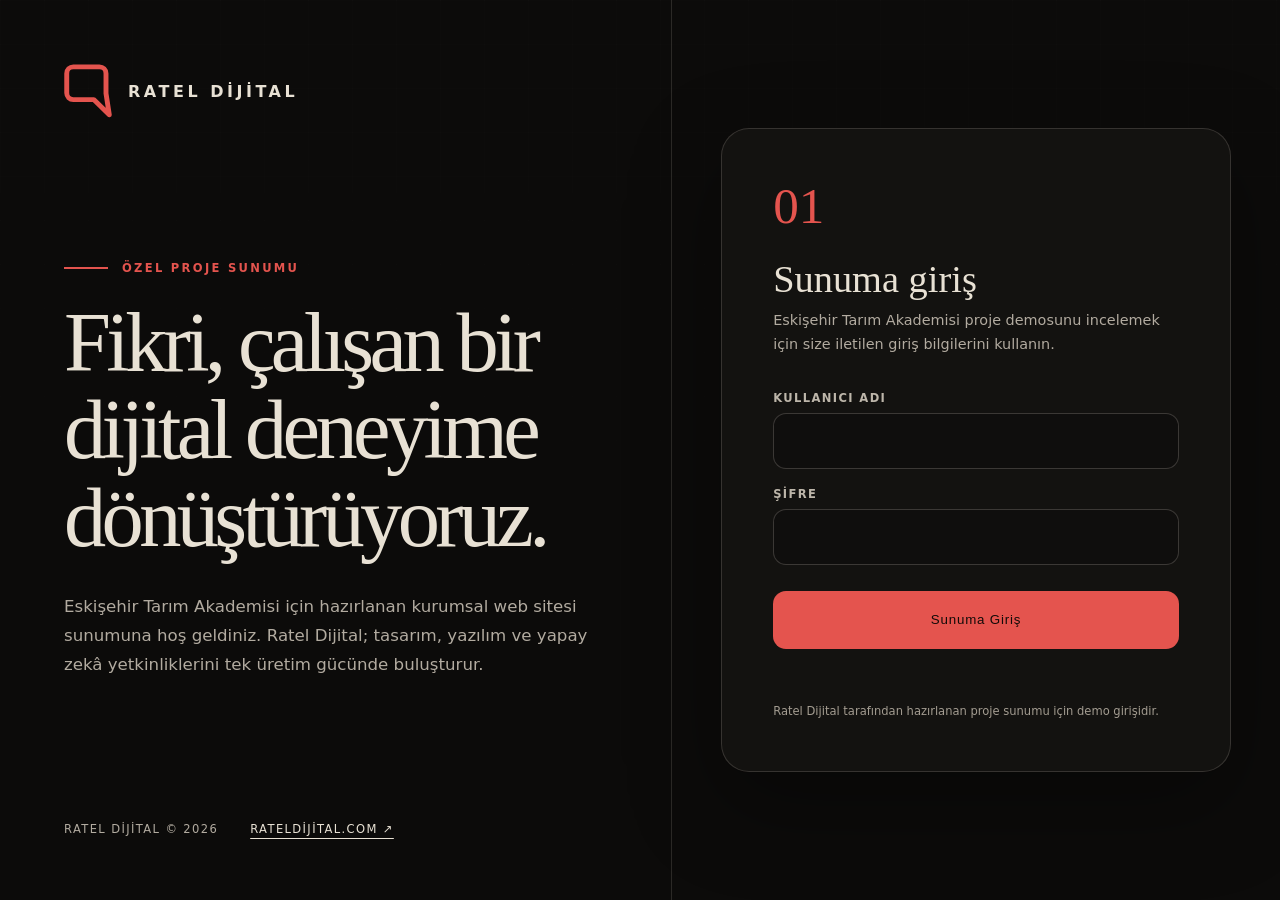
<file: index.html>
<!doctype html><html lang="tr" class="auth-pending"><head><meta name="robots" content="noindex,nofollow"><style>html.auth-pending body{visibility:hidden}</style><script src="./auth.js?v=5"></script><meta charset="UTF-8"><meta name="viewport" content="width=device-width,initial-scale=1"><meta name="theme-color" content="#133d2d"><meta name="description" content="Eskişehir’in tarım hafızası: video dersler, canlı yayın, akıllı rehber, doküman arşivi ve 14 ilçe."><title>Eskişehir Tarım Akademisi | Bilgiden Uygulamaya</title><link rel="icon" href="./favicon.svg"><script src="./config.js"></script>  <script type="module" crossorigin src="./assets/index-B46uFkiN.js"></script>
  <link rel="stylesheet" crossorigin href="./assets/index-C-B9VfVn.css">
</head><body><div id="root"></div></body></html>
</file>
